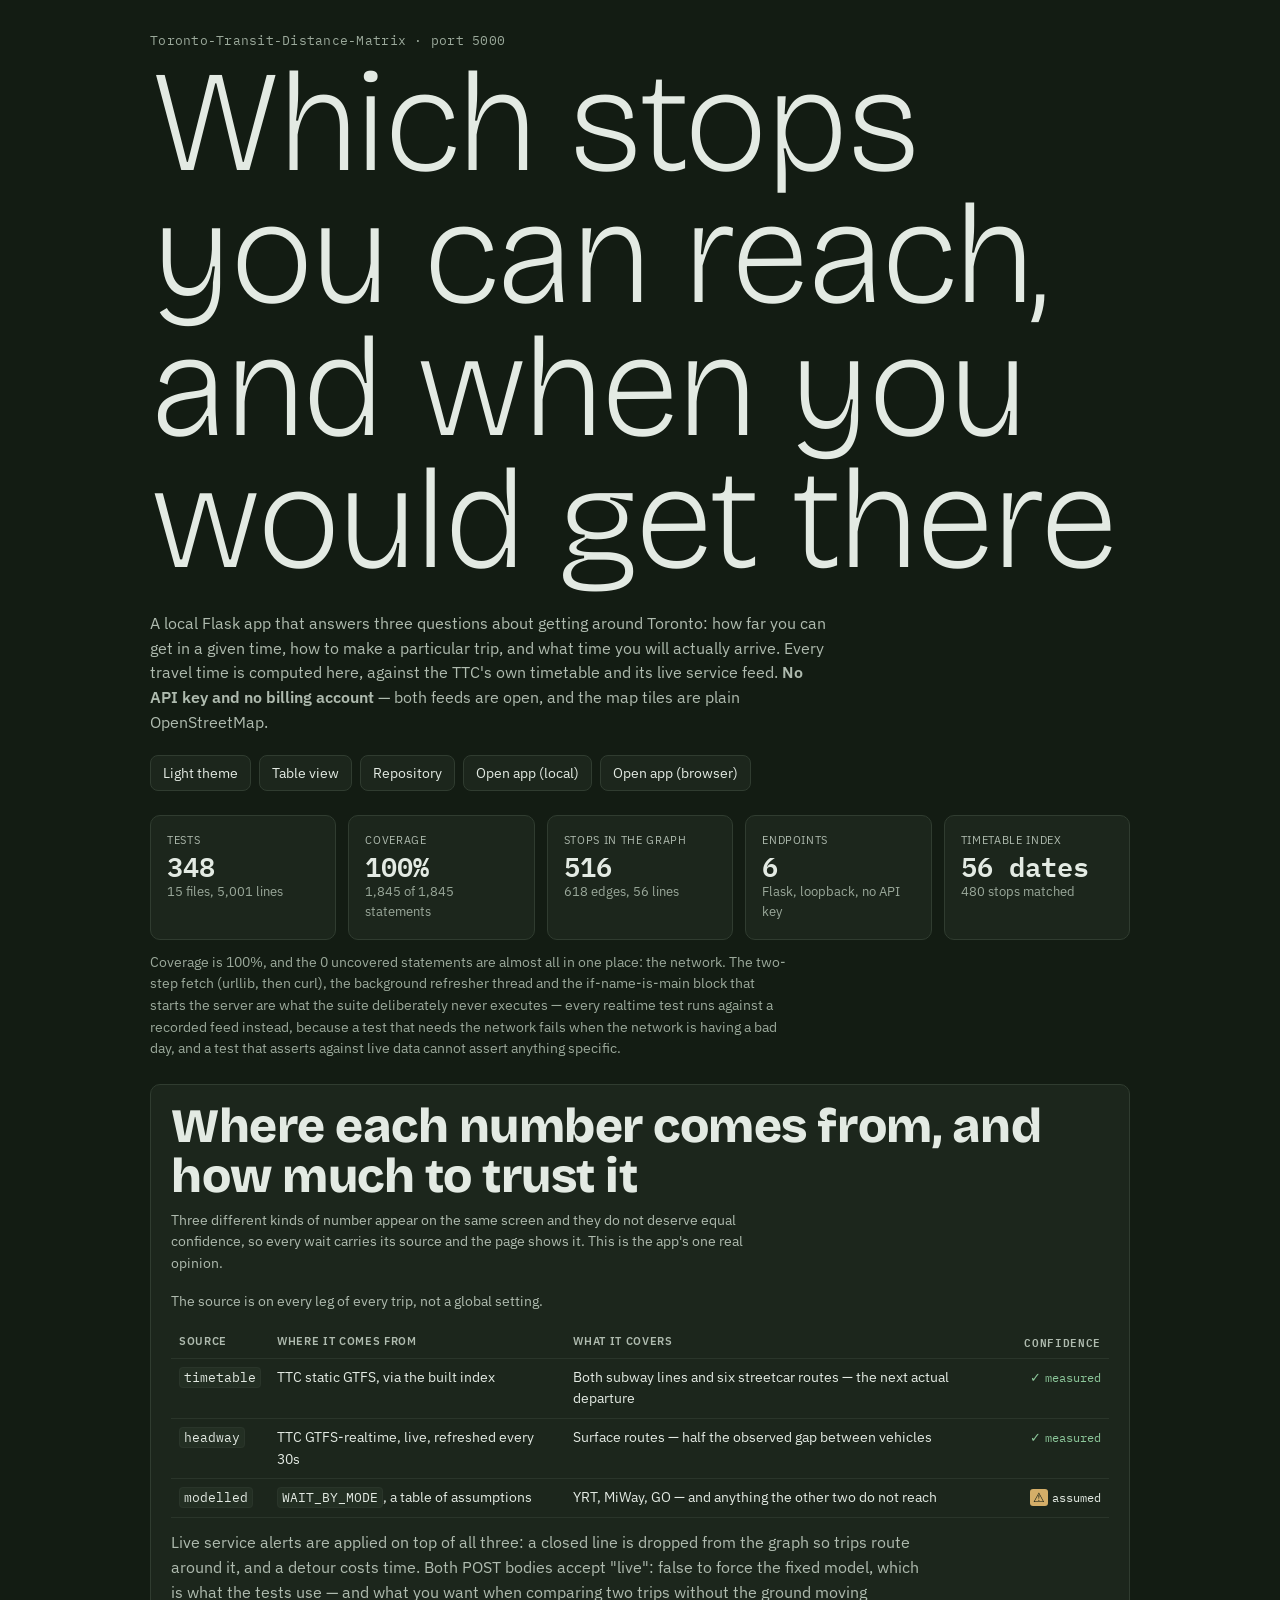
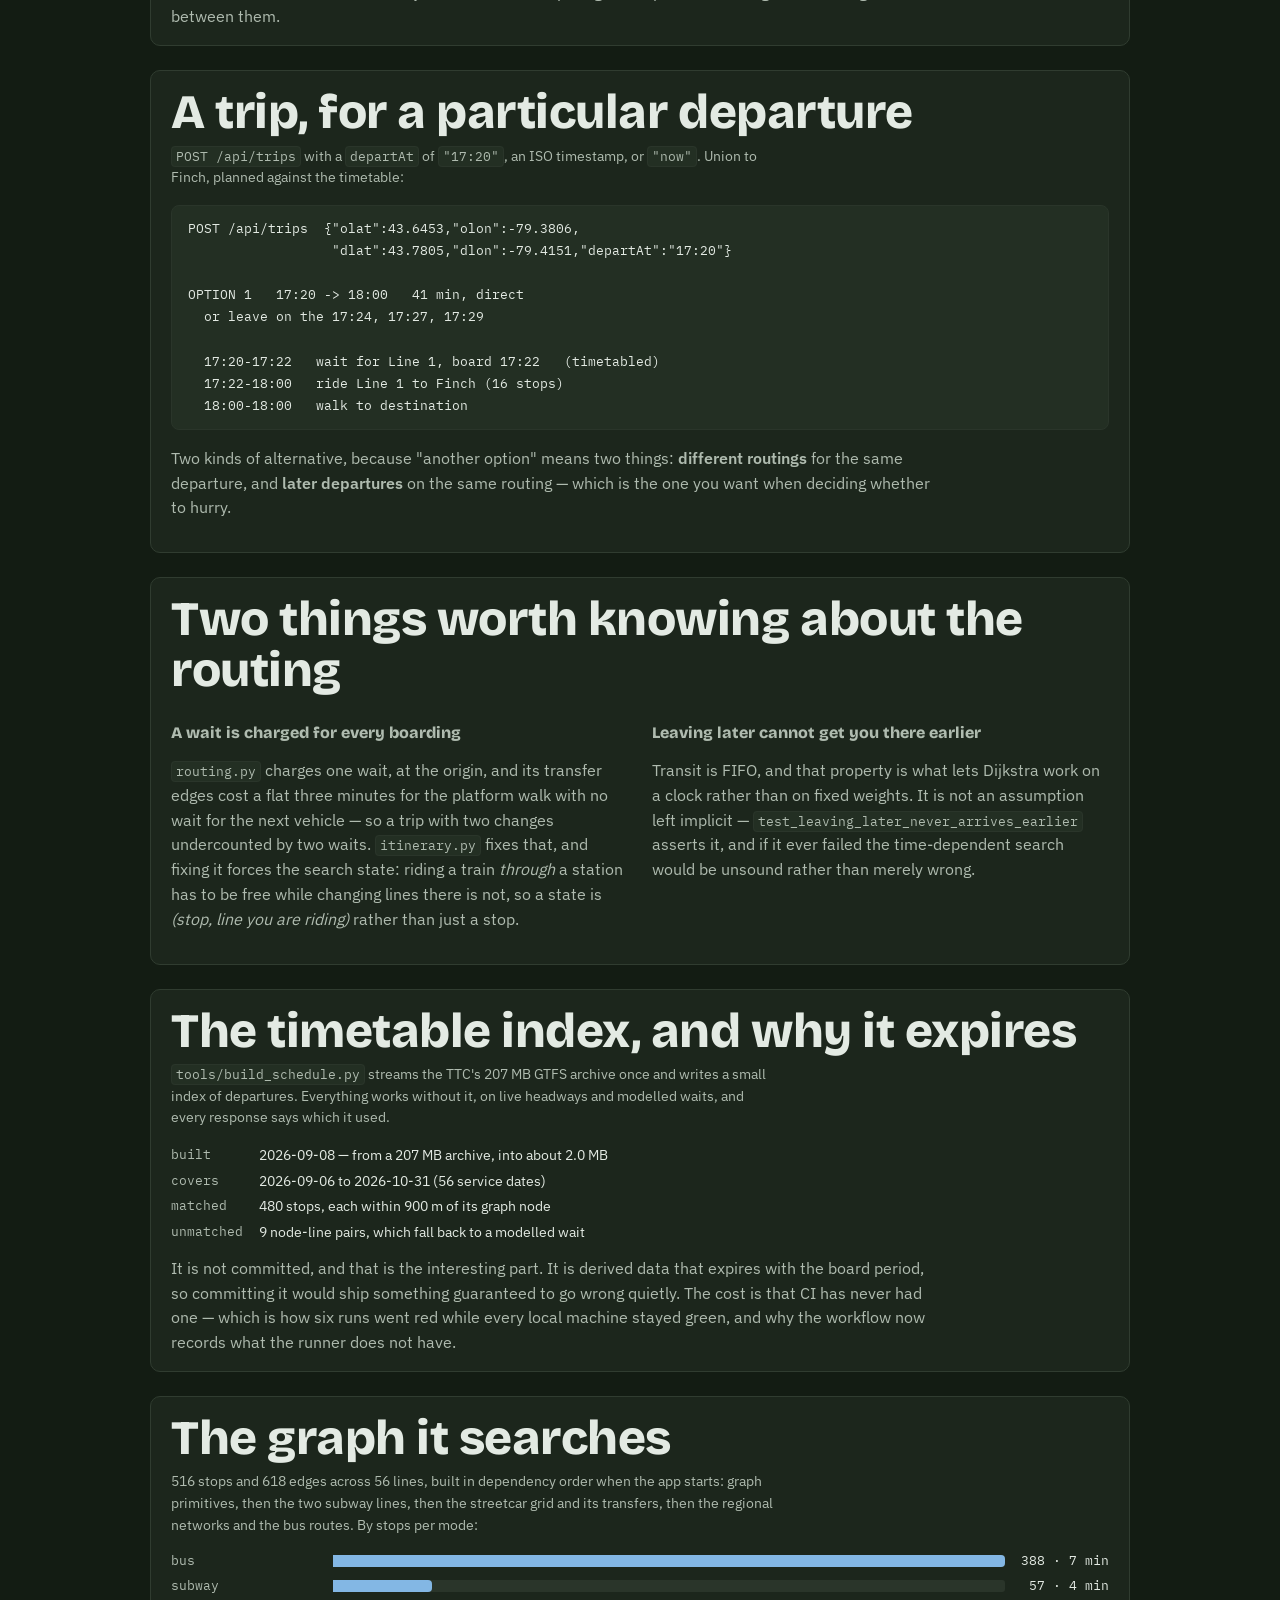
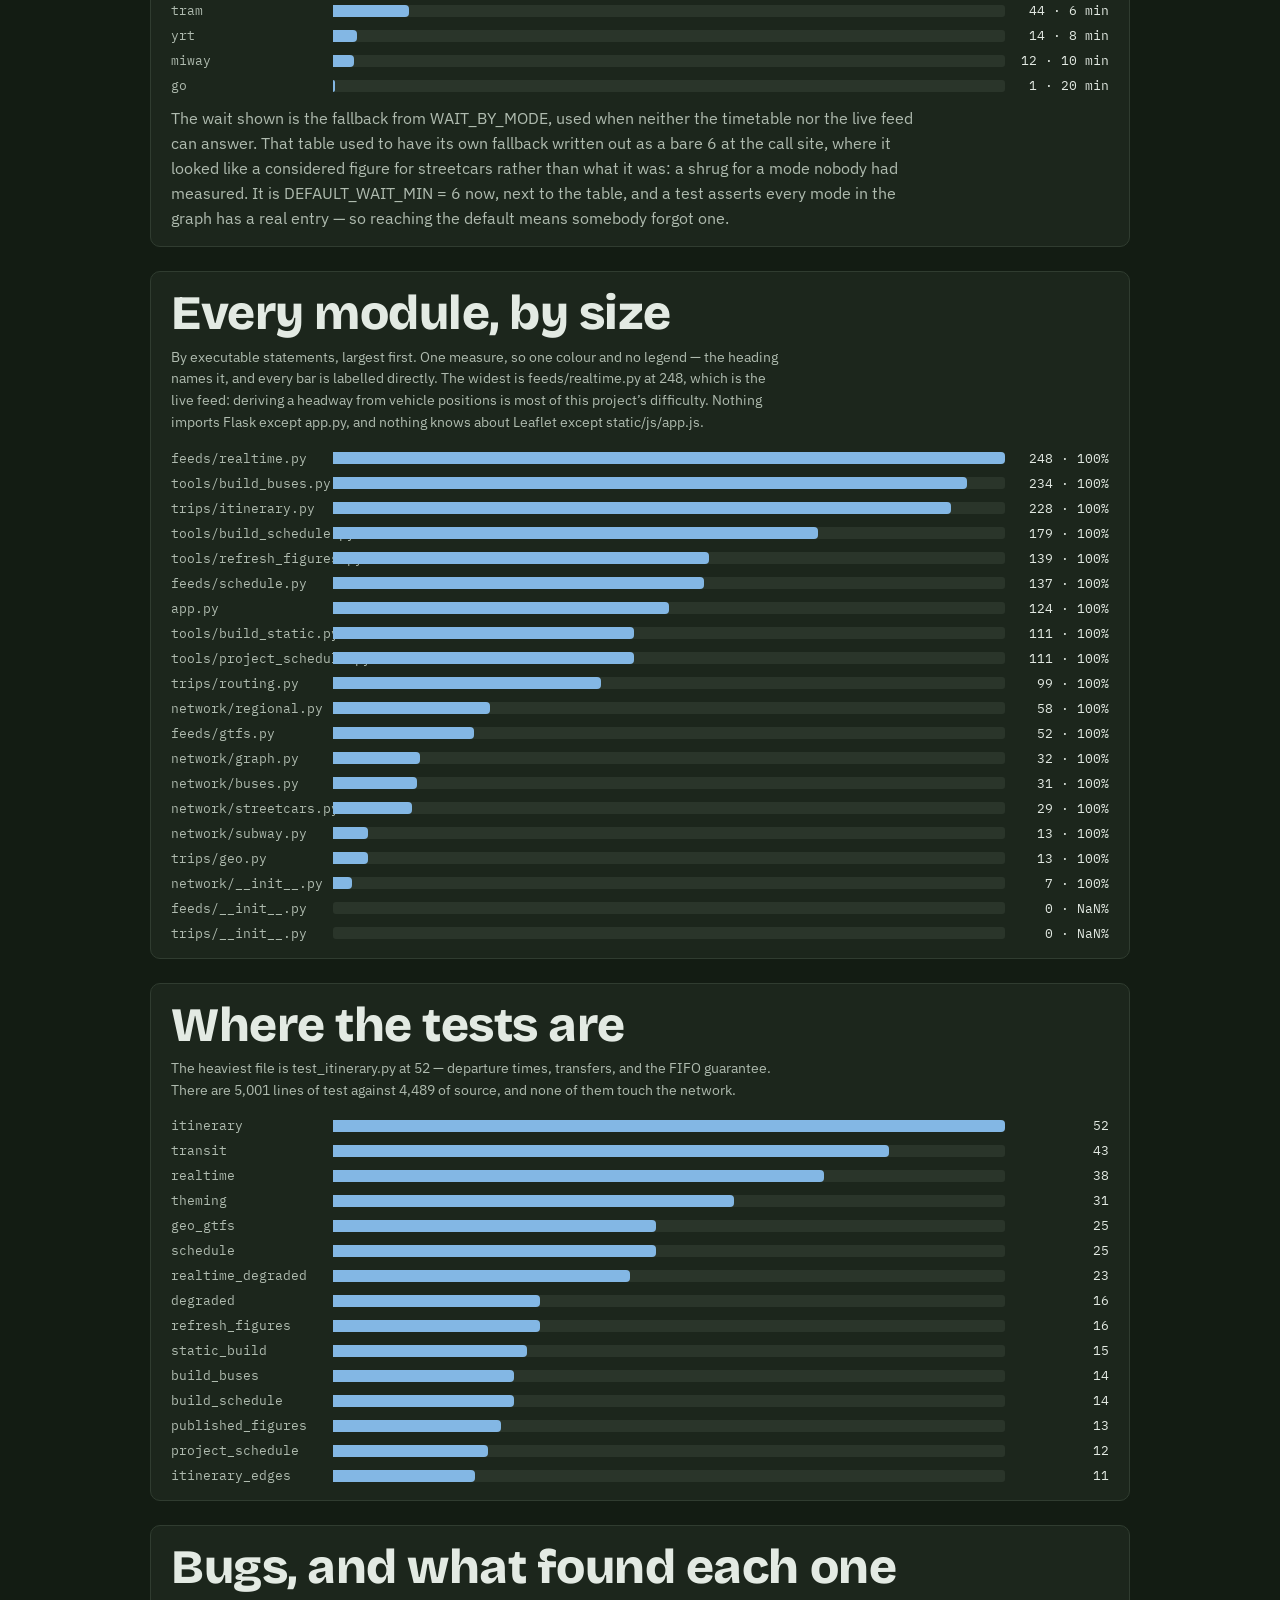
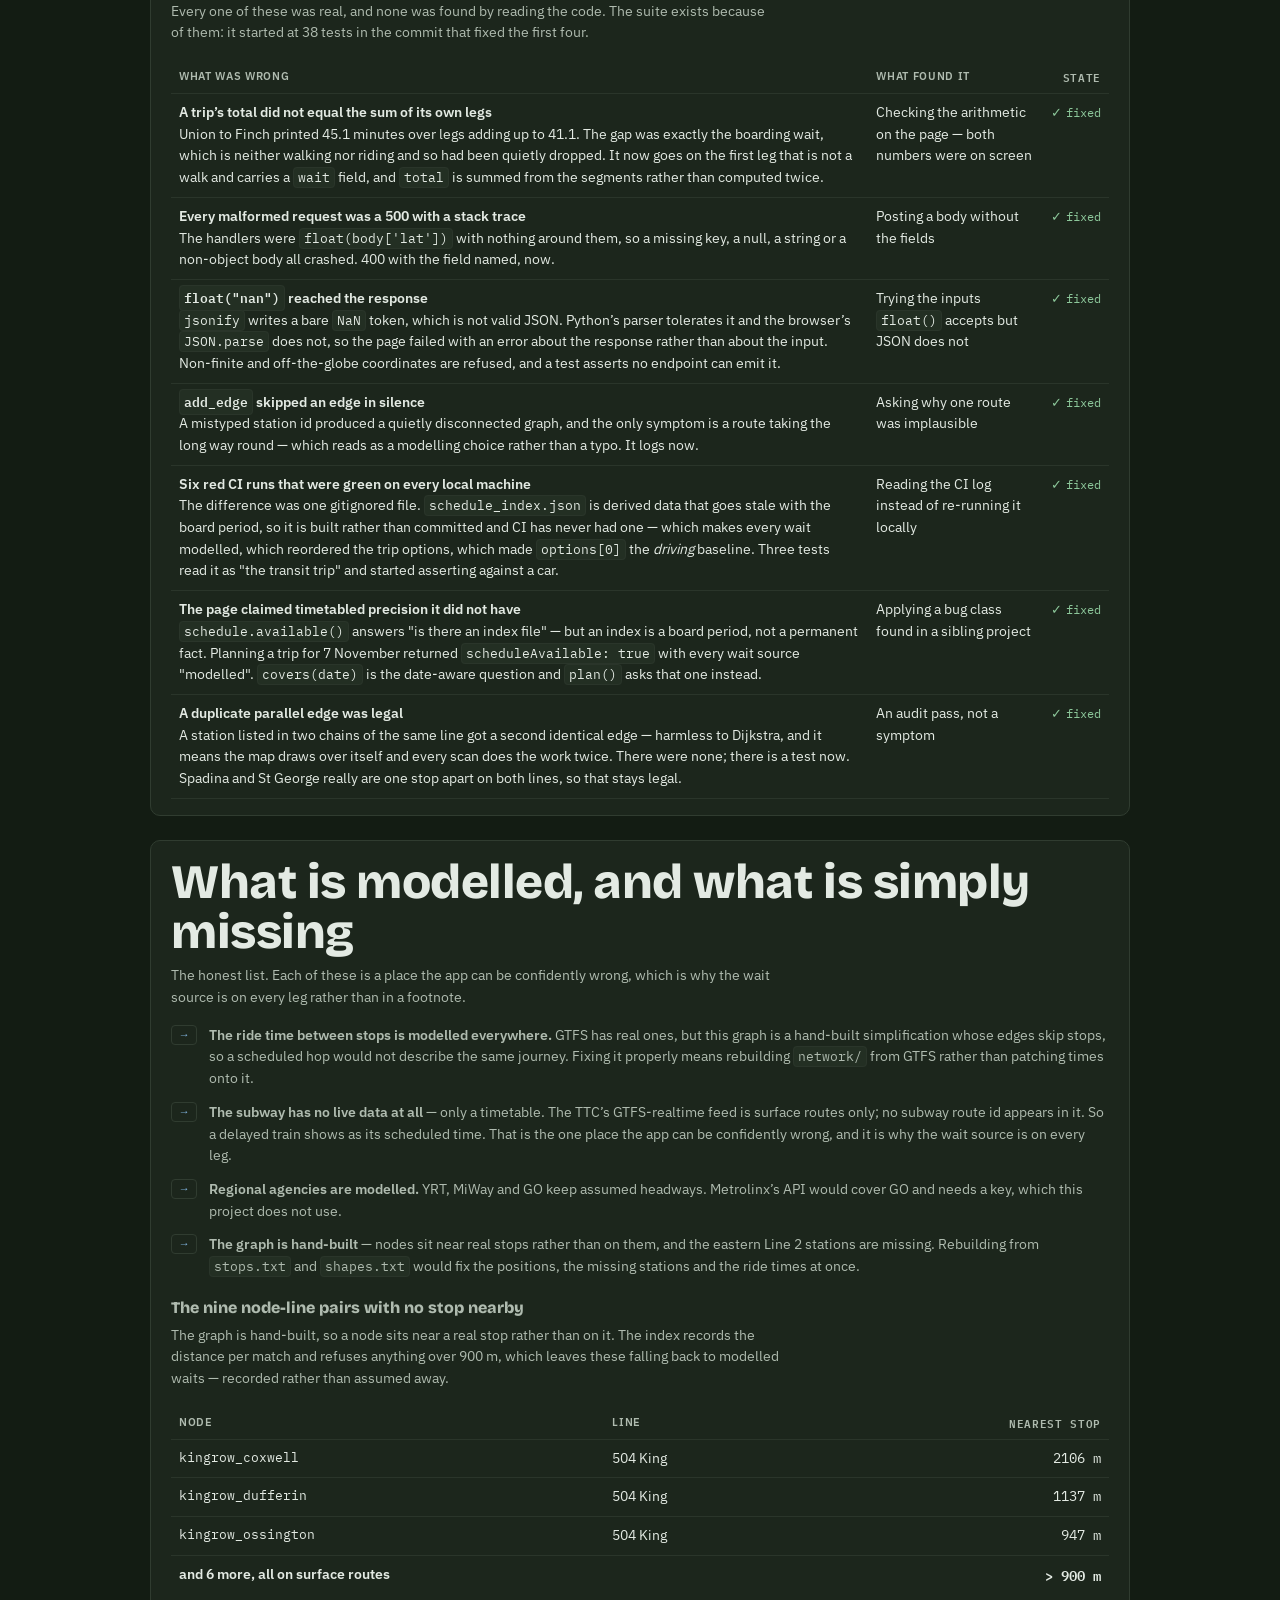
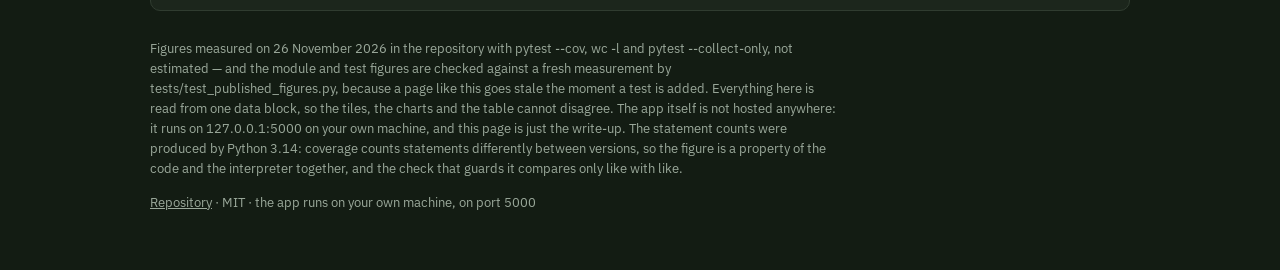
<file: docs/index.html>
<!DOCTYPE html>
<html lang="en" class="theme-dark">
<head>
<meta charset="utf-8">
<meta name="viewport" content="width=device-width, initial-scale=1">
<title>Toronto Transit Reach — overview</title>
<meta name="description" content="A local Flask app that answers how far you can get in Toronto in a given time, how to make a particular trip, and what time you will arrive — against the TTC's own timetable and its live feed, with the source of every wait on the page.">
<meta property="og:title" content="Toronto Transit Reach">
<!-- No count in here. A figure typed into a meta tag is one nothing on the
     page derives, so it is the first thing to go stale. -->
<meta property="og:description" content="Reachability, trips and arrival times across Toronto, computed locally against the TTC's open timetable and live feed. No API key. Every wait says where it came from.">
<meta property="og:type" content="website">
<!-- class="theme-dark" above themes the page with or without JavaScript.
     This only restores a theme picked on an earlier visit, before first
     paint. The key is 'theme' on purpose: every page on
     luke-zhang-cs-py.github.io shares the origin, so one choice carries. -->
<script>
  (function () {
    var saved = null;
    try { saved = localStorage.getItem('theme'); } catch (e) { /* storage blocked */ }
    if (/^[a-z]+$/.test(saved)) document.documentElement.classList.replace('theme-dark', 'theme-' + saved);
  })();
</script>
<!-- Self-hosted type (DESIGN.md): no request leaves for a font service. -->
<link rel="stylesheet" href="fonts.css">
<style>
/* ==========================================================================
   DESIGN TOKENS -- the write-up template shared by this family of pages.
   1. Theme-independent tokens (spacing, type, shape) live on :root.
   2. Colour tokens live in one block per theme, keyed on a class on <html>.
      class="theme-dark" is in the markup, so the page is themed with no
      JavaScript; the script in <head> only restores a theme picked before.
   3. The rules below read semantic tokens only, never a raw colour.
   To add a theme: copy a theme block, rename it .theme-<name>, set every
   token in it, and add <name> to THEMES in the script at the bottom.
   Nothing else changes, and tests/test_theming.py checks the new block.

   The thirteen contract tokens in each block are this repo's palette from
   design/palettes.json ("Toronto Transit": sage dominant, cornflower
   accent), verbatim; the rest are derived from those two and stay muted.
   Each text pairing is at least 4.5:1 and each UI pairing at least 3:1, in
   both themes. --color-warning (amber) is a fill behind a glyph and always
   sits beside a word; --color-text-on-warning is the glyph on that fill.
   ========================================================================== */
:root {
  /* spacing: --space-N is N x 4px (DESIGN.md: an 8px rhythm, even N in new work) */
  --space-1: 4px; --space-2: 8px; --space-3: 12px; --space-4: 16px; --space-5: 20px;
  --space-6: 24px; --space-7: 28px; --space-8: 32px; --space-11: 44px; --space-16: 64px;

  /* typography -- self-hosted in fonts.css beside this page */
  --font-display: "Bricolage Grotesque", sans-serif;
  --font-sans: "IBM Plex Sans", sans-serif;
  --font-mono: "IBM Plex Mono", monospace;
  /* The design scale: each step 3x the one below. */
  --text-sm: 13px; --text-base: 16px; --text-xl: 48px; --text-display: clamp(64px, 14vw, 144px);
  /* Table cells, labels and code keep a smaller scale of their own. */
  --text-2xs: 11px; --text-xs: 12px; --text-md: 13px; --text-lg: 14px; --text-figure: 27px;
  --leading-display: .92; --leading-tight: 1.05; --leading-body: 1.55; --leading-code: 1.7;
  /* Plex ships 400 and 600; Bricolage is set at 200 or 800, never between. */
  --weight-normal: 400; --weight-semibold: 600; --weight-display-light: 200; --weight-display: 800;
  --tracking-display: -.03em; --tracking-tight: -.01em; --tracking-wide: .02em; --tracking-caps: .06em;

  /* shape */
  --radius-xs: 3px; --radius-sm: 4px; --radius-md: 8px; --radius-lg: 10px;
}

/* :where(:root) has no specificity, so it is only the fallback for an <html>
   with no theme class or an unknown one; any .theme-* block wins over it. */
:where(:root), .theme-dark {
  color-scheme: dark;
  --color-bg: #131C13; --color-surface: #1C261C; --color-surface-subtle: #232F23;
  --color-border: #303C30; --color-border-strong: #617161;
  --color-text-primary: #E3EAE3; --color-text-muted: #AFBBAF; --color-text-subtle: #9BA99B;
  --color-accent: #83B7E4; --color-accent-hover: #9FCDF5; --color-accent-subtle: #213546; --color-text-on-accent: #0E1C28;
  --color-danger: #DF7F78; --color-success: #8CC79A; --color-warning: #D4AE68;
  --color-grid: #2A352A; --color-track: #2A352A;
  --color-text-on-warning: #131C13;
}
.theme-light {
  color-scheme: light;
  --color-bg: #F1F8F1; --color-surface: #F9FDF9; --color-surface-subtle: #E7F0E6;
  --color-border: #D4DED4; --color-border-strong: #819181;
  --color-text-primary: #202920; --color-text-muted: #516051; --color-text-subtle: #5F6E5E;
  --color-accent: #3B6E97; --color-accent-hover: #28577C; --color-accent-subtle: #D2E8FB; --color-text-on-accent: #F5FBFF;
  --color-danger: #A83634; --color-success: #356B40; --color-warning: #D9B56C;
  --color-grid: #DCE5DC; --color-track: #DCE5DC;
  --color-text-on-warning: #202920;
}

* { box-sizing: border-box; }
html, body { margin: 0; }
.viz-root {
  padding: var(--space-8) var(--space-6) var(--space-11);
  font: var(--text-base)/var(--leading-body) var(--font-sans);
  background: var(--color-bg); color: var(--color-text-primary);
  min-height: 100vh;
}
main { max-width: 980px; margin: 0 auto; }

.crumb {
  margin: 0 0 var(--space-2); font: var(--weight-normal) var(--text-sm) var(--font-mono); color: var(--color-text-subtle);
  letter-spacing: var(--tracking-wide);
}
/* The one headline: display type at its lightest, against the heavy section
 * headings below, so the contrast is weight rather than another box. */
h1 {
  font: var(--weight-display-light) var(--text-display)/var(--leading-display) var(--font-display);
  letter-spacing: var(--tracking-display); margin: var(--space-2) 0 var(--space-6);
  overflow-wrap: break-word;
}
.lede { color: var(--color-text-muted); margin: 0; font-size: var(--text-base); max-width: 68ch; }
.head { display: flex; justify-content: space-between; align-items: flex-start; gap: var(--space-5); flex-wrap: wrap; }
.controls { display: flex; gap: var(--space-2); flex-wrap: wrap; }
button, .btn {
  font: var(--weight-normal) var(--text-lg) var(--font-sans); cursor: pointer; text-decoration: none;
  display: inline-block;
  background: var(--color-surface); color: var(--color-text-primary);
  border: 1px solid var(--color-border); border-radius: var(--radius-md); padding: var(--space-2) var(--space-3);
}
button:hover, .btn:hover { border-color: var(--color-text-subtle); }
button:focus-visible, .btn:focus-visible, a:focus-visible { outline: 2px solid var(--color-accent); outline-offset: 2px; }
button[aria-pressed="true"] { border-color: var(--color-accent); color: var(--color-accent); }

/* ------------------------------------------------------------ stat tiles */
/* A bare stat tile is the one form that ships without a hover layer: there is
 * no plot to interrogate, just the figure and what it counts. */
.tiles { display: grid; grid-template-columns: repeat(auto-fit, minmax(156px, 1fr)); gap: var(--space-3); margin: var(--space-6) 0 var(--space-3); }
.tile { background: var(--color-surface); border: 1px solid var(--color-border); border-radius: var(--radius-lg); padding: var(--space-4); }
.tile .k { display: block; color: var(--color-text-muted); font-size: var(--text-2xs); text-transform: uppercase; letter-spacing: var(--tracking-caps); }
.tile .v { display: block; margin-top: 3px; font: var(--weight-semibold) var(--text-figure)/var(--leading-tight) var(--font-mono); font-variant-numeric: tabular-nums; }
.tile .n { display: block; margin-top: 2px; color: var(--color-text-subtle); font-size: var(--text-sm); }

.note { color: var(--color-text-subtle); font-size: var(--text-lg); max-width: 80ch; margin: var(--space-3) 0 0; }

/* ---------------------------------------------------------------- panels */
.panel { background: var(--color-surface); border: 1px solid var(--color-border); border-radius: var(--radius-lg); padding: var(--space-4) var(--space-5); margin-top: var(--space-6); }
.panel h2 {
  margin: 0 0 var(--space-2); font: var(--weight-display) var(--text-xl)/var(--leading-tight) var(--font-display);
  letter-spacing: var(--tracking-tight);
}
.panel h3 { margin: var(--space-5) 0 var(--space-2); font: var(--weight-display) var(--text-base) var(--font-display); color: var(--color-text-muted); }
.panel .sub { margin: 0 0 var(--space-4); color: var(--color-text-muted); font-size: var(--text-lg); max-width: 76ch; }
.panel p { font-size: var(--text-base); color: var(--color-text-muted); max-width: 76ch; }
.split { display: grid; grid-template-columns: repeat(auto-fit, minmax(330px, 1fr)); gap: var(--space-6); }

/* Thin marks on a recessive track, 4px rounding on the data end only so the
 * mark stays anchored flat to the baseline it grows from. */
.bars { display: grid; gap: var(--space-2); }
/* 150px for the label, not the 118px the sibling pages use: the longest
   module name here is network/streetcars.py, which measured 144px and was
   being clipped — a clipped name is one the reader cannot look up. */
.bar { display: grid; grid-template-columns: 150px 1fr 92px; gap: var(--space-3); align-items: center; }
.bar .lab { font: var(--weight-normal) var(--text-md) var(--font-mono); color: var(--color-text-muted); }
.bar .rail { position: relative; height: 12px; background: var(--color-track); border-radius: var(--radius-xs); }
.bar .fill { position: absolute; inset: 0 auto 0 0; background: var(--color-accent); border-radius: 0 var(--radius-sm) var(--radius-sm) 0; }
.bar .val { text-align: right; font: var(--weight-normal) var(--text-sm) var(--font-mono); font-variant-numeric: tabular-nums; color: var(--color-text-primary); }
.bar:hover .rail { outline: 2px solid var(--color-border); outline-offset: 2px; }

/* ----------------------------------------------------------------- table */
table { width: 100%; border-collapse: collapse; }
caption { text-align: left; color: var(--color-text-muted); font-size: var(--text-lg); padding-bottom: var(--space-3); }
th, td { text-align: left; padding: var(--space-2); border-bottom: 1px solid var(--color-grid); font-size: var(--text-lg); vertical-align: top; }
th { color: var(--color-text-muted); font-size: var(--text-2xs); text-transform: uppercase; letter-spacing: var(--tracking-caps); }
td.num, th.num { text-align: right; font-family: var(--font-mono); font-variant-numeric: tabular-nums; }
td.mono { font-family: var(--font-mono); font-size: var(--text-sm); }
tr.total td { border-bottom: none; font-weight: var(--weight-semibold); }
[hidden] { display: none !important; }

code { font-family: var(--font-mono); font-size: var(--text-md); background: var(--color-surface-subtle); border: 1px solid var(--color-grid); border-radius: var(--radius-sm); padding: 1px var(--space-1); }
pre {
  background: var(--color-surface-subtle); border: 1px solid var(--color-grid); border-radius: var(--radius-md);
  padding: var(--space-3) var(--space-4); overflow-x: auto;
  font: var(--text-md)/var(--leading-code) var(--font-mono); color: var(--color-text-primary); margin: var(--space-3) 0 0;
}

/* Numbered steps. */
.flow { list-style: none; margin: var(--space-3) 0 0; padding: 0; display: grid; gap: var(--space-3); }
.flow li { display: grid; grid-template-columns: 26px 1fr; gap: var(--space-3); font-size: var(--text-lg); color: var(--color-text-muted); }
.step {
  font: var(--weight-normal) var(--text-2xs) var(--font-mono); color: var(--color-accent);
  border: 1px solid var(--color-border); border-radius: var(--radius-sm);
  text-align: center; padding: 1px 0; height: 20px;
}

/* Status. Never colour alone: each carries a glyph and a word. Amber is a
 * fill, never a text colour -- under 3:1 on either surface -- so a warning's
 * word stays in the text colour and its glyph sits on an amber chip. */
.flag { display: inline-flex; align-items: center; gap: var(--space-1); font: var(--weight-normal) var(--text-xs) var(--font-mono); white-space: nowrap; }
.flag .g { font-size: var(--text-sm); }
.flag.good { color: var(--color-success); }
.flag.warn { color: var(--color-text-primary); }
.flag.warn .g { background: var(--color-warning); color: var(--color-text-on-warning); border-radius: var(--radius-xs); padding: 0 3px; }
.flag.crit { color: var(--color-danger); }

dl.kv { display: grid; grid-template-columns: auto 1fr; gap: var(--space-1) var(--space-4); margin: var(--space-3) 0 0; font-size: var(--text-lg); }
dl.kv dt { color: var(--color-text-muted); font-family: var(--font-mono); font-size: var(--text-sm); }
dl.kv dd { margin: 0; }

footer { margin-top: var(--space-7); color: var(--color-text-subtle); font-size: var(--text-md); max-width: 86ch; }
footer a { color: inherit; }

/* Phone width. The four-column tables were 21px wider than a 390px screen,
 * so the whole page scrolled sideways: a 16px gutter, tighter cells, and a
 * status flag that may wrap under its glyph. */
@media (max-width: 480px) {
  .viz-root { padding-left: var(--space-4); padding-right: var(--space-4); }
  th, td { padding: var(--space-2) var(--space-1); }
  .flag { white-space: normal; }
  /* Plex Mono is wider than the system mono it replaced: an identifier in a
   * cell may break rather than push the table past the screen. */
  td code, td.mono { overflow-wrap: anywhere; }
}
</style>
</head>

<body class="viz-root" data-palette="#83B7E4">
<main>

<div class="head">
  <div>
    <p class="crumb">Toronto-Transit-Distance-Matrix &middot; port 5000</p>
    <h1>Which stops you can reach, and when you would get there</h1>
    <p class="lede">
      A local Flask app that answers three questions about getting around
      Toronto: how far you can get in a given time, how to make a particular
      trip, and what time you will actually arrive. Every travel time is
      computed here, against the TTC's own timetable and its live service
      feed. <strong>No API key and no billing account</strong> — both feeds
      are open, and the map tiles are plain OpenStreetMap.
    </p>
  </div>
  <div class="controls">
    <button id="themeBtn" type="button" aria-label="Switch to light theme">Light theme</button>
    <button id="tableBtn" type="button" aria-pressed="false">Table view</button>
    <a class="btn" href="https://github.com/luke-zhang-cs-py/Toronto-Transit-Distance-Matrix">Repository</a>
    <a class="btn" id="localBtn" href="http://127.0.0.1:5000/"
       title="Only works on a machine that is running the app">Open app (local)</a>
    <!-- The same page with no server behind it: the graph is inlined and the
         reachability search runs in JavaScript. Reach only, modelled waits,
         no trip planner — generated by tools/build_static.py. -->
    <a class="btn" href="app/"
       title="Browser-only build: reachability on modelled waits, no live feed, no trip planner">Open app (browser)</a>
  </div>
</div>

<section class="tiles" id="tiles" aria-label="Headline figures"></section>
<p class="note" id="tilesNote"></p>

<!-- ================================================= the wait sources -->
<section class="panel">
  <h2>Where each number comes from, and how much to trust it</h2>
  <p class="sub">
    Three different kinds of number appear on the same screen and they do not
    deserve equal confidence, so every wait carries its source and the page
    shows it. This is the app's one real opinion.
  </p>
  <table>
    <caption>The source is on every leg of every trip, not a global setting.</caption>
    <thead>
      <tr><th>Source</th><th>Where it comes from</th><th>What it covers</th><th class="num">Confidence</th></tr>
    </thead>
    <tbody id="sourceBody"></tbody>
  </table>
  <p class="note" id="sourceNote"></p>
</section>

<!-- ======================================================= a real trip -->
<section class="panel">
  <h2>A trip, for a particular departure</h2>
  <p class="sub">
    <code>POST /api/trips</code> with a <code>departAt</code> of
    <code>"17:20"</code>, an ISO timestamp, or <code>"now"</code>. Union to
    Finch, planned against the timetable:
  </p>
  <pre id="tripSample"></pre>
  <p>
    Two kinds of alternative, because "another option" means two things:
    <strong>different routings</strong> for the same departure, and
    <strong>later departures</strong> on the same routing — which is the one
    you want when deciding whether to hurry.
  </p>
</section>

<!-- ==================================================== the two rules -->
<section class="panel">
  <h2>Two things worth knowing about the routing</h2>
  <div class="split">
    <div>
      <h3>A wait is charged for every boarding</h3>
      <p>
        <code>routing.py</code> charges one wait, at the origin, and its
        transfer edges cost a flat three minutes for the platform walk with no
        wait for the next vehicle — so a trip with two changes undercounted by
        two waits. <code>itinerary.py</code> fixes that, and fixing it forces
        the search state: riding a train <em>through</em> a station has to be
        free while changing lines there is not, so a state is
        <em>(stop, line you are riding)</em> rather than just a stop.
      </p>
    </div>
    <div>
      <h3>Leaving later cannot get you there earlier</h3>
      <p>
        Transit is FIFO, and that property is what lets Dijkstra work on a
        clock rather than on fixed weights. It is not an assumption left
        implicit —
        <code>test_leaving_later_never_arrives_earlier</code> asserts it, and
        if it ever failed the time-dependent search would be unsound rather
        than merely wrong.
      </p>
    </div>
  </div>
</section>

<!-- ===================================================== the timetable -->
<section class="panel">
  <h2>The timetable index, and why it expires</h2>
  <p class="sub">
    <code>tools/build_schedule.py</code> streams the TTC's 207&nbsp;MB GTFS
    archive once and writes a small index of departures. Everything works
    without it, on live headways and modelled waits, and every response says
    which it used.
  </p>
  <dl class="kv" id="indexKv"></dl>
  <p class="note" id="indexNote"></p>
</section>

<!-- ======================================================= the network -->
<section class="panel">
  <h2>The graph it searches</h2>
  <p class="sub" id="graphSub"></p>
  <div id="graphBars" class="bars"></div>
  <p class="note" id="graphNote"></p>
</section>

<!-- ======================================================== the source -->
<section class="panel" id="modulePanel">
  <h2>Every module, by size</h2>
  <p class="sub" id="moduleSub"></p>
  <div id="moduleBars" class="bars"></div>
</section>

<section class="panel" id="testPanel">
  <h2>Where the tests are</h2>
  <p class="sub" id="testSub"></p>
  <div id="testBars" class="bars"></div>
</section>

<section class="panel" id="tablePanel" hidden>
  <table>
    <caption>Every module with its size, statements, coverage and
      what it is for. The same data as the two charts above.</caption>
    <thead>
      <tr><th>Module</th><th class="num">Lines</th><th class="num">Stmts</th>
          <th class="num">Covered</th><th>What it does</th></tr>
    </thead>
    <tbody id="tableBody"></tbody>
  </table>
</section>

<!-- =========================================================== the bugs -->
<section class="panel">
  <h2>Bugs, and what found each one</h2>
  <p class="sub">
    Every one of these was real, and none was found by reading the code. The
    suite exists because of them: it started at 38 tests in the commit that
    fixed the first four.
  </p>
  <table>
    <thead>
      <tr><th>What was wrong</th><th>What found it</th><th class="num">State</th></tr>
    </thead>
    <tbody id="bugBody"></tbody>
  </table>
</section>

<!-- =========================================================== the gaps -->
<section class="panel">
  <h2>What is modelled, and what is simply missing</h2>
  <p class="sub">
    The honest list. Each of these is a place the app can be confidently
    wrong, which is why the wait source is on every leg rather than in a
    footnote.
  </p>
  <ul class="flow" id="gapList"></ul>

  <h3>The nine node-line pairs with no stop nearby</h3>
  <p class="sub">
    The graph is hand-built, so a node sits near a real stop rather than on
    it. The index records the distance per match and refuses anything over
    900&nbsp;m, which leaves these falling back to modelled waits — recorded
    rather than assumed away.
  </p>
  <table>
    <thead>
      <tr><th>Node</th><th>Line</th><th class="num">Nearest stop</th></tr>
    </thead>
    <tbody id="unmatchedBody"></tbody>
  </table>
</section>

<footer>
  <p id="footNote"></p>
  <p>
    <a href="https://github.com/luke-zhang-cs-py/Toronto-Transit-Distance-Matrix">Repository</a>
    &middot; MIT &middot; the app runs on your own machine, on port 5000
  </p>
</footer>

</main>

<script>
'use strict';

/* Every number on this page is read from here, so the tiles, the charts and
 * the table cannot drift apart.
 *
 * Measured on 26 November 2026 in the repository: `pytest -q --cov` for the
 * statements and what is uncovered, `wc -l` for length, `pytest
 * --collect-only -q` for the test counts, and the graph figures by importing
 * the network package. Not estimated. tests/test_published_figures.py checks
 * the module and test figures against a fresh measurement, so they cannot go
 * stale quietly -- `python tools/refresh_figures.py` rewrites them. */

var MODULES = [
  { name: 'feeds/realtime.py',         lines: 601, stmts: 248, missed:  0, does: 'live headways, closures and detours from GTFS-realtime' },
  { name: 'tools/build_buses.py',      lines: 479, stmts: 234, missed:  0, does: 'the GTFS archive -> network/bus_routes.json' },
  { name: 'trips/itinerary.py',        lines: 588, stmts: 228, missed:  0, does: 'trips for a departure time, with clock times per leg' },
  { name: 'tools/build_schedule.py',   lines: 356, stmts: 179, missed:  0, does: 'the GTFS archive -> the departures index' },
  { name: 'tools/refresh_figures.py',  lines: 264, stmts: 139, missed:  0, does: 'rewrites the figures on this page from a fresh run' },
  { name: 'feeds/schedule.py',         lines: 325, stmts: 137, missed:  0, does: 'when the next one actually leaves, from the index' },
  { name: 'app.py',                    lines: 310, stmts: 124, missed:  0, does: 'the HTTP surface; six endpoints and nothing else' },
  { name: 'tools/build_static.py',     lines: 401, stmts: 111, missed:  0, does: 'the browser build in docs/app, checked against the Python' },
  { name: 'tools/project_schedule.py', lines: 220, stmts: 111, missed:  0, does: 'four years past the feed, labelled as a projection' },
  { name: 'trips/routing.py',          lines: 209, stmts:  99, missed:  0, does: 'Dijkstra reachability — the heat map' },
  { name: 'network/regional.py',       lines: 127, stmts:  58, missed:  0, does: 'YRT/Viva, MiWay, GO and the highway-corridor hubs' },
  { name: 'feeds/gtfs.py',             lines: 149, stmts:  52, missed:  0, does: 'reads the GTFS archive; shared by both build tools' },
  { name: 'network/graph.py',          lines: 101, stmts:  32, missed:  0, does: 'add_node / add_edge / chain, and nothing else' },
  { name: 'network/buses.py',          lines:  72, stmts:  31, missed:  0, does: '28 bus routes, loaded from a built JSON file' },
  { name: 'network/streetcars.py',     lines:  96, stmts:  29, missed:  0, does: 'the downtown grid, and its subway transfers' },
  { name: 'network/subway.py',         lines: 102, stmts:  13, missed:  0, does: 'Line 1 and Line 2 with their extensions' },
  { name: 'trips/geo.py',              lines:  48, stmts:  13, missed:  0, does: 'haversine and the walk time; both tools had a copy' },
  { name: 'network/__init__.py',       lines:  29, stmts:   7, missed:  0, does: 'builds the graph in dependency order' },
  { name: 'feeds/__init__.py',         lines:   6, stmts:   0, missed:  0, does: 'the package: what TTC publishes, read in one place' },
  { name: 'trips/__init__.py',         lines:   6, stmts:   0, missed:  0, does: 'the package: coordinates in, itineraries out' }
];

/* Modules left out of coverage, named here so an omission would be visible
 * rather than silent. None: the build tools were, on the grounds that each
 * streams the 207 MB GTFS archive, until they were tested against a feed of a
 * few rows written by the test itself. */
var OMITTED = [];

var TESTS = [
  { file: 'test_itinerary.py',         n: 52, of: 'departure times, transfers, and the FIFO guarantee' },
  { file: 'test_transit.py',           n: 43, of: 'the graph, the routing, and the HTTP surface' },
  { file: 'test_realtime.py',          n: 38, of: 'two recorded feeds, one with a real Line 2 closure' },
  { file: 'test_theming.py',           n: 31, of: 'the themes: every token set, every pairing AA, dark with no JavaScript, the toggle' },
  { file: 'test_geo_gtfs.py',          n: 25, of: 'the two helpers both build tools used to duplicate' },
  { file: 'test_schedule.py',          n: 25, of: 'the index, the board period, and life without one' },
  { file: 'test_realtime_degraded.py', n: 23, of: 'the live feed when it is slow, absent, corrupt, or unparseable' },
  { file: 'test_degraded.py',          n: 16, of: 'what it does when the data it wants is not there' },
  { file: 'test_refresh_figures.py',   n: 16, of: 'the tool that rewrites these figures, on a page of a few rows' },
  { file: 'test_static_build.py',      n: 15, of: 'the browser build: current, escaped, agreeing with the Python; page races' },
  { file: 'test_build_buses.py',       n: 14, of: 'the bus routes: thinning, hop times, transfers, islands' },
  { file: 'test_build_schedule.py',    n: 14, of: 'the departures index, built from a feed of a few rows' },
  { file: 'test_published_figures.py', n: 13, of: 'the numbers on this page, against a fresh measurement' },
  { file: 'test_project_schedule.py',  n: 12, of: 'four years past the feed: the week repeated, the holidays on holiday service' },
  { file: 'test_itinerary_edges.py',   n: 11, of: 'trips at the edges of what the planner can answer' }
];

var TEST_LINES = 5001;

/* Which interpreter produced the statement counts above. It matters: coverage
 * counts a `with` block or a multi-line call differently between versions, so
 * the same unchanged file measures a different number of statements under a
 * different Python. The guard compares only when the running one is this one,
 * and skips with a reason otherwise -- which is why this line exists rather
 * than the check simply failing on a CI runner. */
var MEASURED_WITH = 'Python 3.14';
var ROUTE_COUNT = 6;

/* The graph, by importing network/ and counting. */
var GRAPH = { nodes: 516, edges: 618, lines: 56 };
var MODES = [
  { mode: 'bus',     nodes: 388, wait: 7,  live: 'headway' },
  { mode: 'subway',  nodes:  57, wait: 4,  live: 'timetable' },
  { mode: 'tram',    nodes:  44, wait: 6,  live: 'timetable' },
  { mode: 'yrt',     nodes:  14, wait: 8,  live: 'modelled' },
  { mode: 'miway',   nodes:  12, wait: 10, live: 'modelled' },
  { mode: 'go',      nodes:   1, wait: 20, live: 'modelled' }
];
var DEFAULT_WAIT = 6;

/* Read out of schedule_index.json itself. */
var INDEX = {
  builtAt: '2026-09-08',
  covers: ['2026-09-06', '2026-10-31'],
  dates: 56,
  stops: 480,
  unmatched: 9,
  maxMatchMetres: 900,
  megabytes: 2.0,
  archiveMegabytes: 207
};

var SOURCES = [
  ['timetable', 'TTC static GTFS, via the built index',
   'Both subway lines and six streetcar routes — the next actual departure',
   'good'],
  ['headway', 'TTC GTFS-realtime, live, refreshed every 30s',
   'Surface routes — half the observed gap between vehicles',
   'good'],
  ['modelled', '<code>WAIT_BY_MODE</code>, a table of assumptions',
   'YRT, MiWay, GO — and anything the other two do not reach',
   'warn']
];

/* Authored prose with intentional markup, kept out of esc() deliberately --
 * see drawBugs and drawGaps, which say so. Nothing here comes from a user. */
var BUGS = [
  ['A trip’s total did not equal the sum of its own legs',
   'Union to Finch printed 45.1 minutes over legs adding up to 41.1. The gap was exactly the boarding wait, which is neither walking nor riding and so had been quietly dropped. It now goes on the first leg that is not a walk and carries a <code>wait</code> field, and <code>total</code> is summed from the segments rather than computed twice.',
   'Checking the arithmetic on the page — both numbers were on screen', 'fixed'],
  ['Every malformed request was a 500 with a stack trace',
   'The handlers were <code>float(body[\'lat\'])</code> with nothing around them, so a missing key, a null, a string or a non-object body all crashed. 400 with the field named, now.',
   'Posting a body without the fields', 'fixed'],
  ['<code>float("nan")</code> reached the response',
   '<code>jsonify</code> writes a bare <code>NaN</code> token, which is not valid JSON. Python’s parser tolerates it and the browser’s <code>JSON.parse</code> does not, so the page failed with an error about the response rather than about the input. Non-finite and off-the-globe coordinates are refused, and a test asserts no endpoint can emit it.',
   'Trying the inputs <code>float()</code> accepts but JSON does not', 'fixed'],
  ['<code>add_edge</code> skipped an edge in silence',
   'A mistyped station id produced a quietly disconnected graph, and the only symptom is a route taking the long way round — which reads as a modelling choice rather than a typo. It logs now.',
   'Asking why one route was implausible', 'fixed'],
  ['Six red CI runs that were green on every local machine',
   'The difference was one gitignored file. <code>schedule_index.json</code> is derived data that goes stale with the board period, so it is built rather than committed and CI has never had one — which makes every wait modelled, which reordered the trip options, which made <code>options[0]</code> the <em>driving</em> baseline. Three tests read it as "the transit trip" and started asserting against a car.',
   'Reading the CI log instead of re-running it locally', 'fixed'],
  ['The page claimed timetabled precision it did not have',
   '<code>schedule.available()</code> answers "is there an index file" — but an index is a board period, not a permanent fact. Planning a trip for 7 November returned <code>scheduleAvailable: true</code> with every wait source "modelled". <code>covers(date)</code> is the date-aware question and <code>plan()</code> asks that one instead.',
   'Applying a bug class found in a sibling project', 'fixed'],
  ['A duplicate parallel edge was legal',
   'A station listed in two chains of the same line got a second identical edge — harmless to Dijkstra, and it means the map draws over itself and every scan does the work twice. There were none; there is a test now. Spadina and St George really are one stop apart on both lines, so that stays legal.',
   'An audit pass, not a symptom', 'fixed']
];

var GAPS = [
  '<strong>The ride time between stops is modelled everywhere.</strong> GTFS has real ones, but this graph is a hand-built simplification whose edges skip stops, so a scheduled hop would not describe the same journey. Fixing it properly means rebuilding <code>network/</code> from GTFS rather than patching times onto it.',
  '<strong>The subway has no live data at all</strong> — only a timetable. The TTC’s GTFS-realtime feed is surface routes only; no subway route id appears in it. So a delayed train shows as its scheduled time. That is the one place the app can be confidently wrong, and it is why the wait source is on every leg.',
  '<strong>Regional agencies are modelled.</strong> YRT, MiWay and GO keep assumed headways. Metrolinx’s API would cover GO and needs a key, which this project does not use.',
  '<strong>The graph is hand-built</strong> — nodes sit near real stops rather than on them, and the eastern Line 2 stations are missing. Rebuilding from <code>stops.txt</code> and <code>shapes.txt</code> would fix the positions, the missing stations and the ride times at once.'
];

var UNMATCHED = [
  ['kingrow_coxwell',   '504 King', 2106],
  ['kingrow_dufferin',  '504 King', 1137],
  ['kingrow_ossington', '504 King',  947]
];

/* ------------------------------------------------------------- helpers */

function esc(s) {
  return String(s).replace(/[&<>"]/g, function (c) {
    return { '&': '&amp;', '<': '&lt;', '>': '&gt;', '"': '&quot;' }[c];
  });
}
function el(id) { return document.getElementById(id); }
function covered(m) { return m.stmts - m.missed; }
function coverage(m) { return Math.round(100 * covered(m) / m.stmts); }
function sum(list, field) {
  return list.reduce(function (n, item) { return n + field(item); }, 0);
}

var STMTS = sum(MODULES, function (m) { return m.stmts; });
var COVERED = sum(MODULES, covered);
var LINES = sum(MODULES, function (m) { return m.lines; });
var TEST_COUNT = sum(TESTS, function (t) { return t.n; });

/* ---------------------------------------------------------------- tiles */

function drawTiles() {
  var tiles = [
    ['Tests', TEST_COUNT.toLocaleString(),
     TESTS.length + ' files, ' + TEST_LINES.toLocaleString() + ' lines'],
    ['Coverage', Math.round(100 * COVERED / STMTS) + '%',
     COVERED.toLocaleString() + ' of ' + STMTS.toLocaleString() + ' statements'],
    ['Stops in the graph', GRAPH.nodes.toLocaleString(),
     GRAPH.edges + ' edges, ' + GRAPH.lines + ' lines'],
    ['Endpoints', ROUTE_COUNT, 'Flask, loopback, no API key'],
    ['Timetable index', INDEX.dates + ' dates',
     INDEX.stops + ' stops matched']
  ];
  el('tiles').innerHTML = tiles.map(function (t) {
    return '<div class="tile"><span class="k">' + esc(t[0]) +
      '</span><strong class="v">' + esc(t[1]) + '</strong>' +
      '<span class="n">' + esc(t[2]) + '</span></div>';
  }).join('');

  el('tilesNote').textContent =
    'Coverage is ' + Math.round(100 * COVERED / STMTS) + '%, and the ' +
    (STMTS - COVERED) + ' uncovered statements are almost all in one place: ' +
    'the network. The two-step fetch (urllib, then curl), the background ' +
    'refresher thread and the if-name-is-main block that starts the server ' +
    'are what the suite deliberately never executes — every realtime test ' +
    'runs against a recorded feed instead, because a test that needs the ' +
    'network fails when the network is having a bad day, and a test that ' +
    'asserts against live data cannot assert anything specific.';
}

/* --------------------------------------------------------------- charts */

function drawBars(id, rows, label, value, size, peak) {
  el(id).innerHTML = rows.map(function (row) {
    var width = (size(row) / peak * 100).toFixed(1);
    return '<div class="bar" title="' + esc(label(row) + ' — ' + value(row)) +
      '"><span class="lab">' + esc(label(row)) + '</span>' +
      '<span class="rail"><span class="fill" style="width:' + width +
      '%"></span></span>' +
      '<span class="val">' + esc(value(row)) + '</span></div>';
  }).join('');
}

/* Sorted here rather than relied on in the array, so the caption's "largest
 * first" stays true however the array is edited. */
function byStatements() {
  return MODULES.slice().sort(function (a, b) { return b.stmts - a.stmts; });
}

function drawModules() {
  var rows = byStatements();
  var peak = rows[0].stmts;
  el('moduleSub').textContent =
    'By executable statements, largest first. One measure, so one colour and ' +
    'no legend — the heading names it, and every bar is labelled directly. ' +
    'The widest is ' + rows[0].name + ' at ' + rows[0].stmts + ', which is ' +
    'the live feed: deriving a headway from vehicle positions is most of ' +
    'this project’s difficulty. Nothing imports Flask except app.py, and ' +
    'nothing knows about Leaflet except static/js/app.js.';
  drawBars('moduleBars', rows,
           function (m) { return m.name; },
           function (m) { return m.stmts + ' · ' + coverage(m) + '%'; },
           function (m) { return m.stmts; }, peak);
}

function drawTests() {
  var peak = Math.max.apply(null, TESTS.map(function (t) { return t.n; }));
  var most = TESTS.reduce(function (a, b) { return b.n > a.n ? b : a; });
  el('testSub').textContent =
    'The heaviest file is ' + most.file + ' at ' + most.n + ' — ' + most.of +
    '. There are ' + TEST_LINES.toLocaleString() + ' lines of test against ' +
    LINES.toLocaleString() + ' of source, and none of them touch the ' +
    'network.';
  drawBars('testBars', TESTS,
           function (t) { return t.file.replace('test_', '').replace('.py', ''); },
           function (t) { return String(t.n); },
           function (t) { return t.n; }, peak);
}

function drawGraph() {
  el('graphSub').textContent =
    GRAPH.nodes + ' stops and ' + GRAPH.edges + ' edges across ' +
    GRAPH.lines + ' lines, built in dependency order when the app starts: ' +
    'graph primitives, then the two subway lines, then the streetcar grid ' +
    'and its transfers, then the regional networks and the bus routes. By ' +
    'stops per mode:';
  var peak = MODES[0].nodes;
  drawBars('graphBars', MODES,
           function (m) { return m.mode; },
           /* Kept short deliberately: the value column is 92px, and
            * "388 · 7 min wait" wrapped onto a second line in every row. */
           function (m) { return m.nodes + ' · ' + m.wait + ' min'; },
           function (m) { return m.nodes; }, peak);
  el('graphNote').textContent =
    'The wait shown is the fallback from WAIT_BY_MODE, used when neither the ' +
    'timetable nor the live feed can answer. That table used to have its own ' +
    'fallback written out as a bare 6 at the call site, where it looked like ' +
    'a considered figure for streetcars rather than what it was: a shrug for ' +
    'a mode nobody had measured. It is DEFAULT_WAIT_MIN = ' + DEFAULT_WAIT +
    ' now, next to the table, and a test asserts every mode in the graph has ' +
    'a real entry — so reaching the default means somebody forgot one.';
}

/* --------------------------------------------------------------- tables */

function drawTable() {
  /* Same order as the chart, so the two views of one dataset agree. */
  var rows = byStatements().map(function (m) {
    return '<tr><td class="mono">' + esc(m.name) + '</td>' +
      '<td class="num">' + m.lines + '</td>' +
      '<td class="num">' + m.stmts + '</td>' +
      '<td class="num">' + coverage(m) + '%</td>' +
      '<td>' + esc(m.does) + '</td></tr>';
  }).join('');
  var omitted = OMITTED.map(function (o) {
    return '<tr><td class="mono">' + esc(o.name) + '</td>' +
      '<td class="num">' + o.lines + '</td>' +
      '<td class="num">&mdash;</td><td class="num">omitted</td>' +
      '<td>' + esc(o.why) + '</td></tr>';
  }).join('');
  el('tableBody').innerHTML = rows + omitted +
    '<tr class="total"><td>Total</td>' +
    '<td class="num">' + LINES.toLocaleString() + '</td>' +
    '<td class="num">' + STMTS.toLocaleString() + '</td>' +
    '<td class="num">' + Math.round(100 * COVERED / STMTS) + '%</td>' +
    '<td>&mdash;</td></tr>';
}

/* SOURCES, BUGS and GAPS are authored in this file and carry intentional
 * markup, so they are written through rather than escaped. No value in any of
 * them comes from a feed, a request or a person. */
function drawSources() {
  var flags = { good: ['good', '✓', 'measured'], warn: ['warn', '⚠', 'assumed'] };
  el('sourceBody').innerHTML = SOURCES.map(function (s) {
    var f = flags[s[3]];
    return '<tr><td><code>' + esc(s[0]) + '</code></td><td>' + s[1] +
      '</td><td>' + esc(s[2]) + '</td>' +
      '<td class="num"><span class="flag ' + f[0] + '"><span class="g">' +
      f[1] + '</span>' + esc(f[2]) + '</span></td></tr>';
  }).join('');
  el('sourceNote').textContent =
    'Live service alerts are applied on top of all three: a closed line is ' +
    'dropped from the graph so trips route around it, and a detour costs ' +
    'time. Both POST bodies accept "live": false to force the fixed model, ' +
    'which is what the tests use — and what you want when comparing two ' +
    'trips without the ground moving between them.';
}

function drawBugs() {
  el('bugBody').innerHTML = BUGS.map(function (b) {
    return '<tr><td><b>' + b[0] + '</b><br>' + b[1] + '</td>' +
      '<td>' + b[2] + '</td>' +
      '<td class="num"><span class="flag good"><span class="g">✓</span>' +
      esc(b[3]) + '</span></td></tr>';
  }).join('');
}

function drawGaps() {
  el('gapList').innerHTML = GAPS.map(function (text) {
    return '<li><span class="step">&rarr;</span><span>' + text +
      '</span></li>';
  }).join('');
  el('unmatchedBody').innerHTML = UNMATCHED.map(function (u) {
    return '<tr><td class="mono">' + esc(u[0]) + '</td>' +
      '<td>' + esc(u[1]) + '</td>' +
      '<td class="num">' + u[2] + ' m</td></tr>';
  }).join('') +
    '<tr class="total"><td colspan="2">and ' + (INDEX.unmatched -
      UNMATCHED.length) + ' more, all on surface routes</td>' +
    '<td class="num">&gt; ' + INDEX.maxMatchMetres + ' m</td></tr>';
}

function drawIndex() {
  el('indexKv').innerHTML = [
    ['built', INDEX.builtAt + ' — from a ' + INDEX.archiveMegabytes +
     ' MB archive, into about ' + INDEX.megabytes.toFixed(1) + ' MB'],
    ['covers', INDEX.covers[0] + ' to ' + INDEX.covers[1] + ' (' +
     INDEX.dates + ' service dates)'],
    ['matched', INDEX.stops + ' stops, each within ' + INDEX.maxMatchMetres +
     ' m of its graph node'],
    ['unmatched', INDEX.unmatched + ' node-line pairs, which fall back to a ' +
     'modelled wait']
  ].map(function (pair) {
    return '<dt>' + esc(pair[0]) + '</dt><dd>' + esc(pair[1]) + '</dd>';
  }).join('');

  el('indexNote').textContent =
    'It is not committed, and that is the interesting part. It is derived ' +
    'data that expires with the board period, so committing it would ship ' +
    'something guaranteed to go wrong quietly. The cost is that CI has never ' +
    'had one — which is how six runs went red while every local machine ' +
    'stayed green, and why the workflow now records what the runner does not ' +
    'have.';
}

function drawSamples() {
  el('tripSample').textContent = [
    "POST /api/trips  {\"olat\":43.6453,\"olon\":-79.3806,",
    "                  \"dlat\":43.7805,\"dlon\":-79.4151,\"departAt\":\"17:20\"}",
    "",
    "OPTION 1   17:20 -> 18:00   41 min, direct",
    "  or leave on the 17:24, 17:27, 17:29",
    "",
    "  17:20-17:22   wait for Line 1, board 17:22   (timetabled)",
    "  17:22-18:00   ride Line 1 to Finch (16 stops)",
    "  18:00-18:00   walk to destination"
  ].join('\n');
}

/* -------------------------------------------------------------- controls */

/* The theme toggle. THEMES in order: each name needs a .theme-<name> block
 * in the style sheet above, and the first is the one written into the
 * markup. The choice is saved under 'theme', which the whole github.io site
 * shares; a saved name with no block falls back to the first. */
var THEMES = ['dark', 'light'];
(function () {
  var root = document.documentElement;
  var button = el('themeBtn');
  var theme = THEMES.filter(function (t) { return root.classList.contains('theme-' + t); })[0] || THEMES[0];
  function nextTheme() { return THEMES[(THEMES.indexOf(theme) + 1) % THEMES.length]; }
  function applyTheme(name) {
    root.className = root.className.replace(/(^|\s)theme-\S+/g, '').trim() + ' theme-' + name;
    theme = name;
    var next = nextTheme();
    button.setAttribute('aria-label', 'Switch to ' + next + ' theme');
    button.textContent = next.charAt(0).toUpperCase() + next.slice(1) + ' theme';
  }
  applyTheme(theme);   // also drops a saved theme that no longer exists
  button.addEventListener('click', function () {
    var next = nextTheme();
    try { localStorage.setItem('theme', next); } catch (e) { /* not remembered */ }
    applyTheme(next);
  });
})();

el('tableBtn').addEventListener('click', function () {
  var showTable = el('tablePanel').hidden;
  el('tablePanel').hidden = !showTable;
  el('modulePanel').hidden = showTable;
  el('testPanel').hidden = showTable;
  this.setAttribute('aria-pressed', String(showTable));
  this.textContent = showTable ? 'Chart view' : 'Table view';
});

el('footNote').textContent =
  'Figures measured on 26 November 2026 in the repository with pytest ' +
  '--cov, wc -l and pytest --collect-only, not estimated — and the module ' +
  'and test figures are checked against a fresh measurement by ' +
  'tests/test_published_figures.py, because a page like this goes stale the ' +
  'moment a test is added. Everything here is read from one data block, so ' +
  'the tiles, the charts and the table cannot disagree. The app itself is ' +
  'not hosted anywhere: it runs on 127.0.0.1:5000 on your own machine, and ' +
  'this page is just the write-up.';

el('footNote').textContent += ' The statement counts were produced by ' +
  MEASURED_WITH + ': coverage counts statements differently between ' +
  'versions, so the figure is a property of the code and the interpreter ' +
  'together, and the check that guards it compares only like with like.';

drawTiles();
drawModules();
drawTests();
drawGraph();
drawTable();
drawSources();
drawBugs();
drawGaps();
drawIndex();
drawSamples();
</script>
</body>
</html>
</file>
<file: docs/fonts.css>
/* Self-hosted type for every project page (see DESIGN.md). No external requests, so it works offline and under a CSP.
   Copy this file and the fonts/ folder next to each other; the url()s are relative to this file.
   Bricolage Grotesque is variable: one file covers every weight from 200 to 800. Licences: fonts/OFL-*.txt */
@font-face{font-family:"Bricolage Grotesque";src:url("fonts/bricolage-grotesque-latin-wght.woff2") format("woff2");font-weight:200 800;font-style:normal;font-display:swap}
@font-face{font-family:"IBM Plex Sans";src:url("fonts/ibm-plex-sans-latin-400.woff2") format("woff2");font-weight:400;font-style:normal;font-display:swap}
@font-face{font-family:"IBM Plex Sans";src:url("fonts/ibm-plex-sans-latin-600.woff2") format("woff2");font-weight:600;font-style:normal;font-display:swap}
@font-face{font-family:"IBM Plex Mono";src:url("fonts/ibm-plex-mono-latin-400.woff2") format("woff2");font-weight:400;font-style:normal;font-display:swap}
@font-face{font-family:"IBM Plex Mono";src:url("fonts/ibm-plex-mono-latin-600.woff2") format("woff2");font-weight:600;font-style:normal;font-display:swap}
</file>
